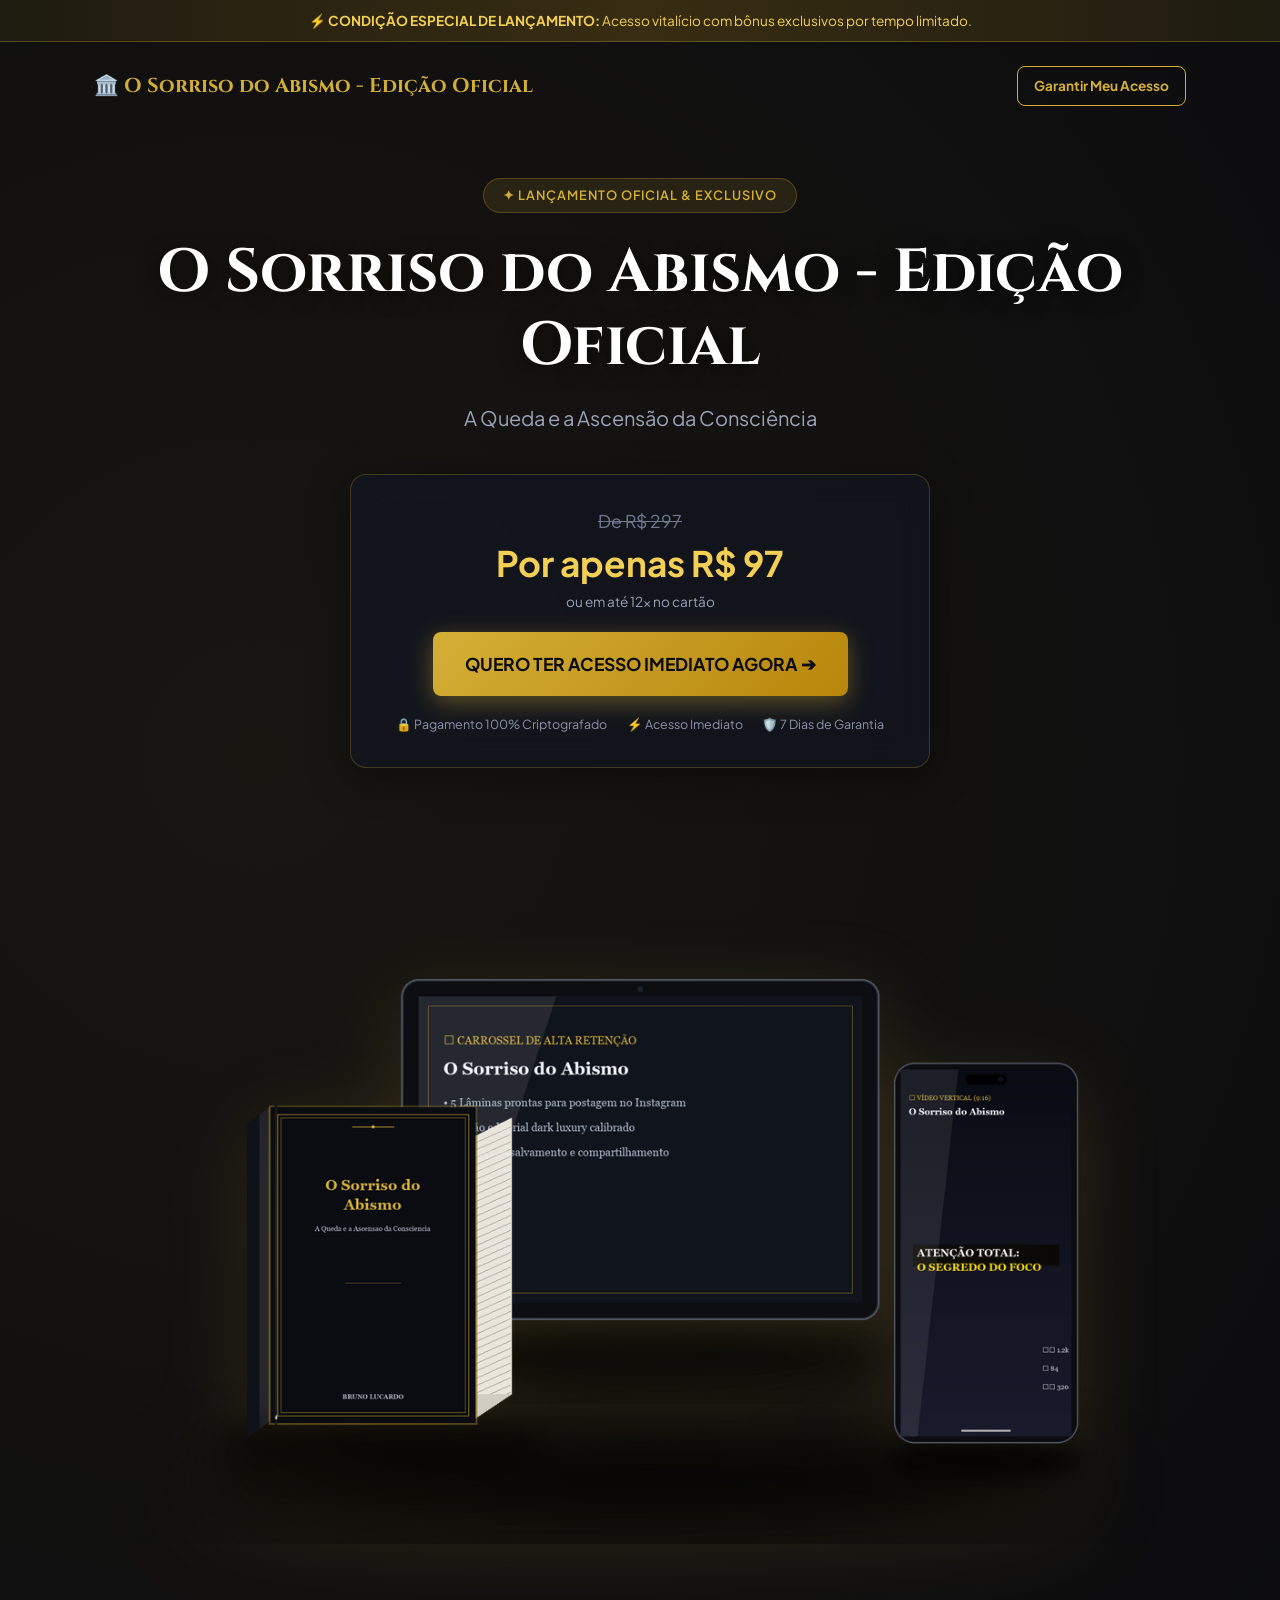
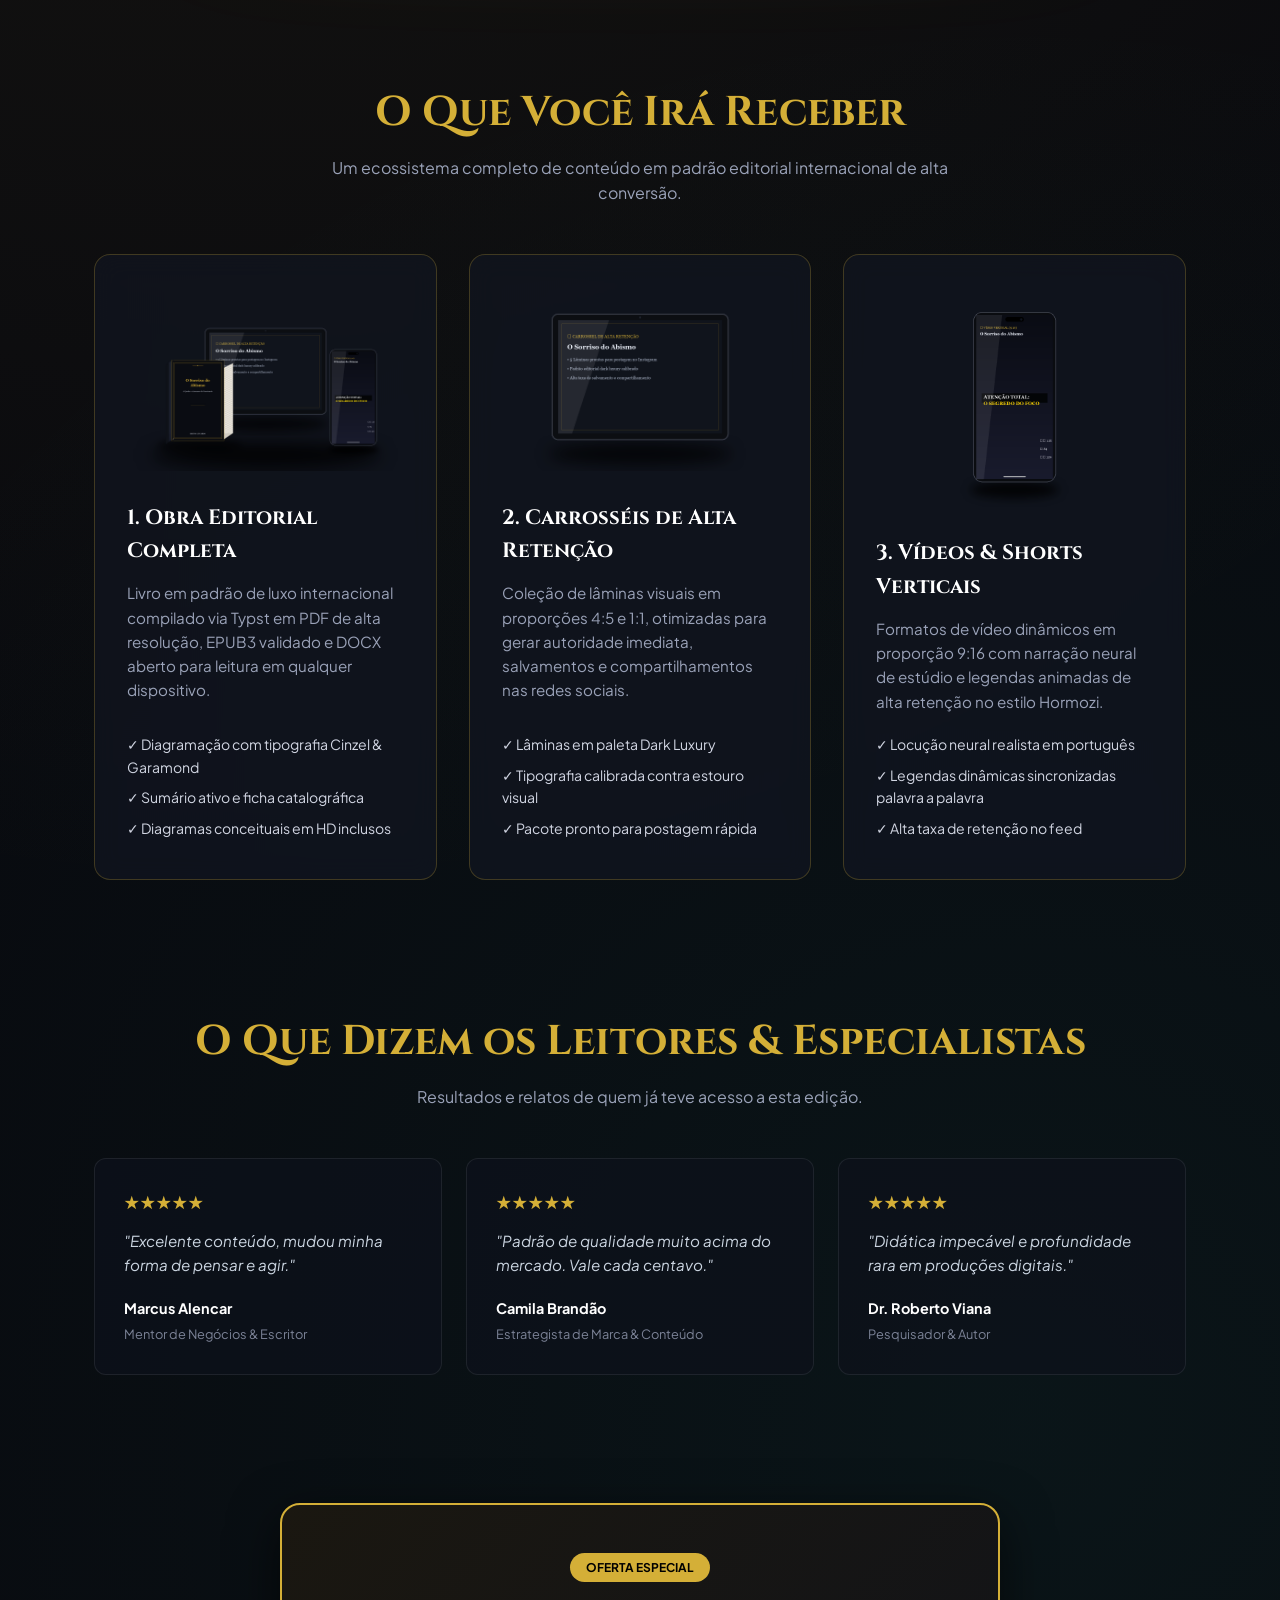
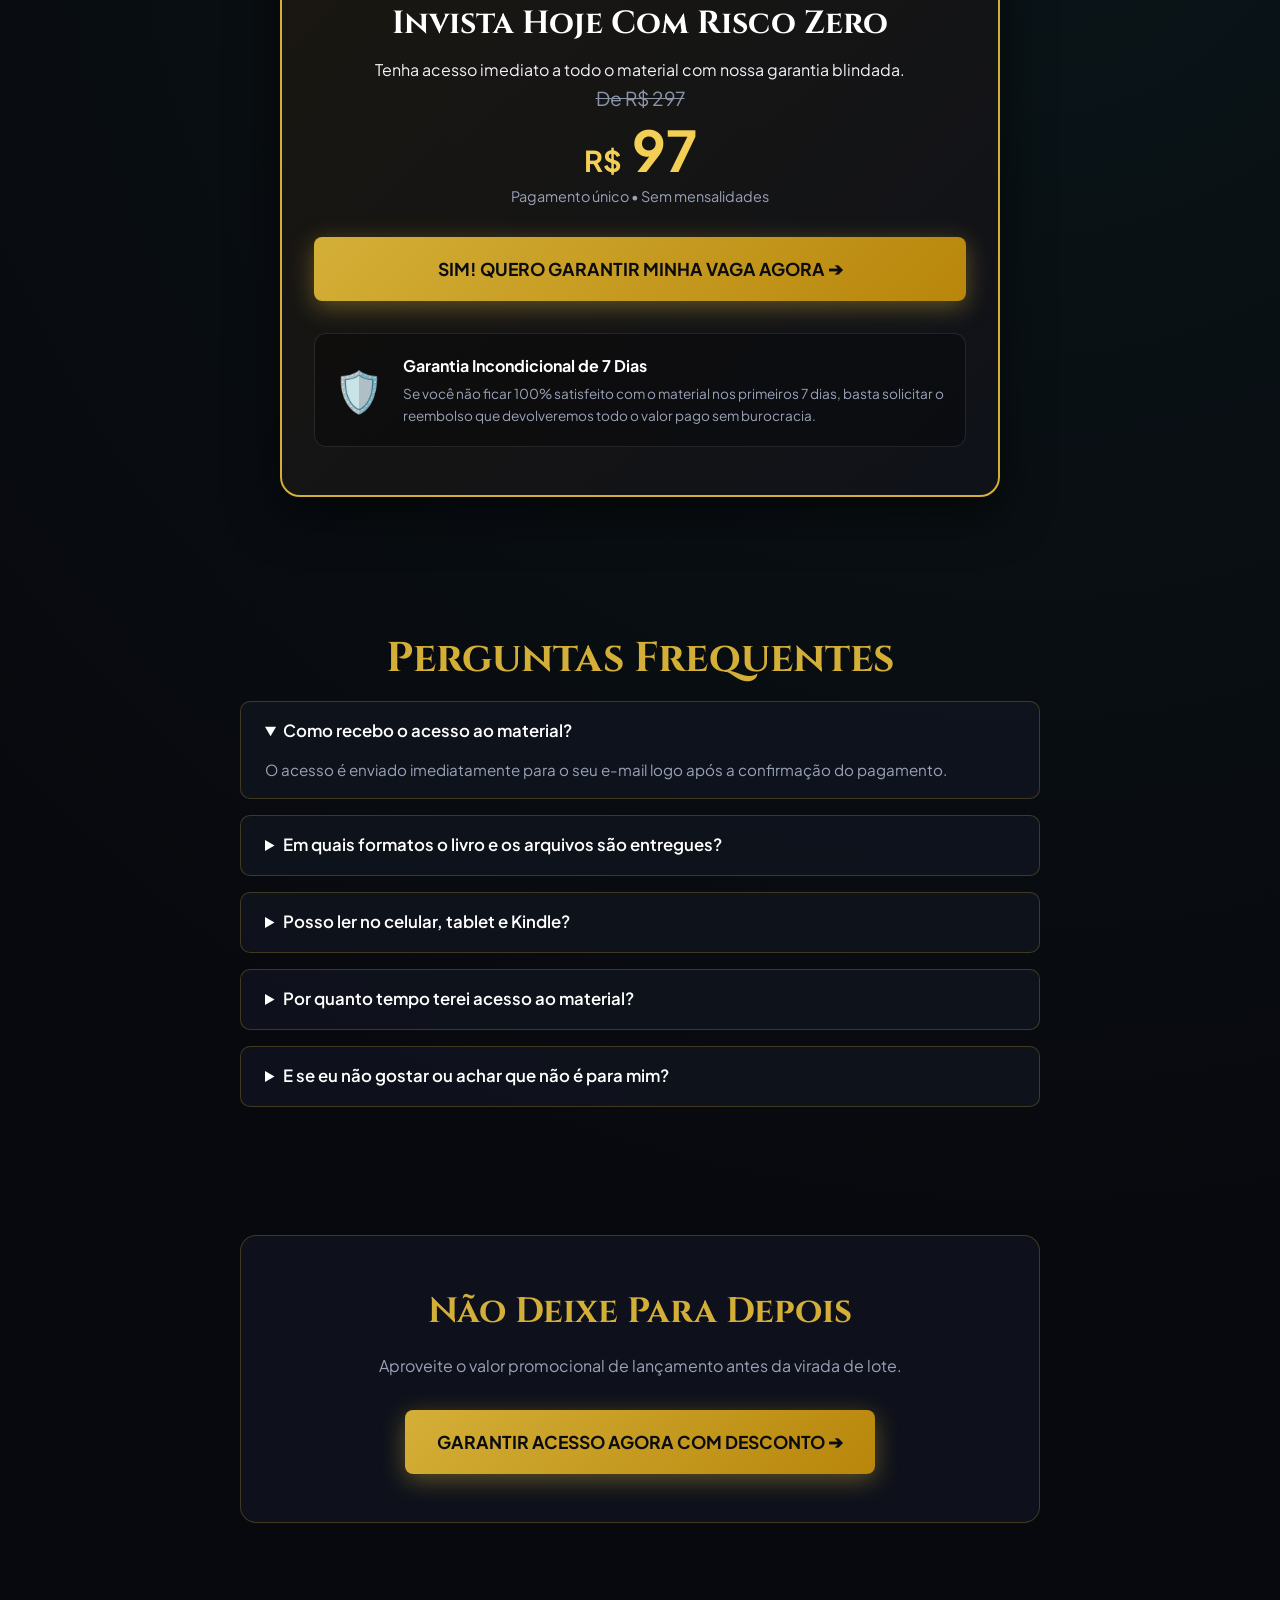
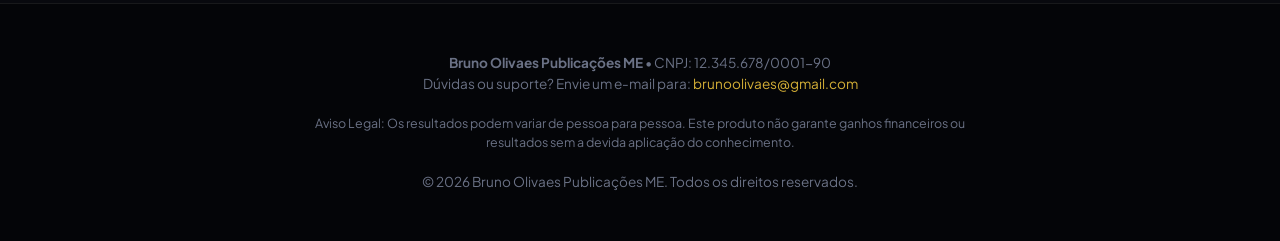
<file: index.html>
<!DOCTYPE html>
<html lang="pt-BR">
<head>
    <meta charset="UTF-8">
    <meta name="viewport" content="width=device-width, initial-scale=1.0">
    <title>O Sorriso do Abismo - Edição Oficial • Edição Oficial</title>
    <link rel="stylesheet" href="styles.css">
    <link href="https://fonts.googleapis.com/css2?family=Cinzel:wght@500;700&family=Plus+Jakarta+Sans:wght@300;400;600;700&display=swap" rel="stylesheet">
</head>
<body>
    <!-- Topo / Barra de Escassez -->
    <div class="top-banner">
        <span>⚡ <strong>CONDIÇÃO ESPECIAL DE LANÇAMENTO:</strong> Acesso vitalício com bônus exclusivos por tempo limitado.</span>
    </div>

    <!-- Navegação -->
    <header class="header container">
        <div class="logo">🏛️ O Sorriso do Abismo - Edição Oficial</div>
        <a href="#oferta" class="btn btn-sm btn-outline">Garantir Meu Acesso</a>
    </header>

    <!-- SEÇÃO HERO -->
    <section class="hero container">
        <div class="hero-badge">✦ LANÇAMENTO OFICIAL & EXCLUSIVO</div>
        <h1 class="hero-title">O Sorriso do Abismo - Edição Oficial</h1>
        <p class="hero-subtitle">A Queda e a Ascensão da Consciência</p>
        
        <div class="hero-cta-box">
            <div class="price-box">
                <span class="price-anchor">De R$ 297</span>
                <span class="price-current">Por apenas <strong>R$ 97</strong></span>
                <span class="price-installments">ou em até 12x no cartão</span>
            </div>
            <a href="https://kiwify.app/exemplo-sorriso-abismo" target="_blank" class="btn btn-hero pulse">
                QUERO TER ACESSO IMEDIATO AGORA ➔
            </a>
            <div class="security-badges">
                <span>🔒 Pagamento 100% Criptografado</span>
                <span>⚡ Acesso Imediato</span>
                <span>🛡️ 7 Dias de Garantia</span>
            </div>
        </div>

        <div class="hero-mockup-wrapper">
            <img src="assets/mockup_hero_combo.png" alt="Mockup do Pacote Completo" class="mockup-img glow-effect">
        </div>
    </section>

    <!-- SEÇÃO O QUE ESTÁ INCLUSO -->
    <section class="incluso container">
        <h2 class="section-title">O Que Você Irá Receber</h2>
        <p class="section-subtitle">Um ecossistema completo de conteúdo em padrão editorial internacional de alta conversão.</p>

        <div class="cards-grid">
            <div class="glass-card">
                <div class="card-img-box">
                    <img src="assets/mockup_hero_combo.png" alt="Livro Editorial" class="card-mockup">
                </div>
                <h3>1. Obra Editorial Completa</h3>
                <p>Livro em padrão de luxo internacional compilado via Typst em PDF de alta resolução, EPUB3 validado e DOCX aberto para leitura em qualquer dispositivo.</p>
                <ul class="check-list">
                    <li>✓ Diagramação com tipografia Cinzel & Garamond</li>
                    <li>✓ Sumário ativo e ficha catalográfica</li>
                    <li>✓ Diagramas conceituais em HD inclusos</li>
                </ul>
            </div>

            <div class="glass-card">
                <div class="card-img-box">
                    <img src="assets/mockup_tablet_3d.png" alt="Carrossel Redes Sociais" class="card-mockup">
                </div>
                <h3>2. Carrosséis de Alta Retenção</h3>
                <p>Coleção de lâminas visuais em proporções 4:5 e 1:1, otimizadas para gerar autoridade imediata, salvamentos e compartilhamentos nas redes sociais.</p>
                <ul class="check-list">
                    <li>✓ Lâminas em paleta Dark Luxury</li>
                    <li>✓ Tipografia calibrada contra estouro visual</li>
                    <li>✓ Pacote pronto para postagem rápida</li>
                </ul>
            </div>

            <div class="glass-card">
                <div class="card-img-box">
                    <img src="assets/mockup_celular_3d.png" alt="Vídeo Reels e Shorts" class="card-mockup">
                </div>
                <h3>3. Vídeos & Shorts Verticais</h3>
                <p>Formatos de vídeo dinâmicos em proporção 9:16 com narração neural de estúdio e legendas animadas de alta retenção no estilo Hormozi.</p>
                <ul class="check-list">
                    <li>✓ Locução neural realista em português</li>
                    <li>✓ Legendas dinâmicas sincronizadas palavra a palavra</li>
                    <li>✓ Alta taxa de retenção no feed</li>
                </ul>
            </div>
        </div>
    </section>

    <!-- PROVA SOCIAL / DEPOIMENTOS -->
    <section class="depoimentos container">
        <h2 class="section-title">O Que Dizem os Leitores & Especialistas</h2>
        <p class="section-subtitle">Resultados e relatos de quem já teve acesso a esta edição.</p>

        <div class="depoimentos-grid">
            <div class="depoimento-card">
                <div class="stars">★★★★★</div>
                <p class="quote">"Excelente conteúdo, mudou minha forma de pensar e agir."</p>
                <div class="author-info">
                    <strong>Marcus Alencar</strong>
                    <span>Mentor de Negócios & Escritor</span>
                </div>
            </div>

            <div class="depoimento-card">
                <div class="stars">★★★★★</div>
                <p class="quote">"Padrão de qualidade muito acima do mercado. Vale cada centavo."</p>
                <div class="author-info">
                    <strong>Camila Brandão</strong>
                    <span>Estrategista de Marca & Conteúdo</span>
                </div>
            </div>

            <div class="depoimento-card">
                <div class="stars">★★★★★</div>
                <p class="quote">"Didática impecável e profundidade rara em produções digitais."</p>
                <div class="author-info">
                    <strong>Dr. Roberto Viana</strong>
                    <span>Pesquisador & Autor</span>
                </div>
            </div>
        </div>
    </section>

    <!-- OFERTA & GARANTIA -->
    <section id="oferta" class="oferta container">
        <div class="oferta-card">
            <div class="oferta-header">
                <span class="badge-gold">OFERTA ESPECIAL</span>
                <h2>Invista Hoje Com Risco Zero</h2>
                <p>Tenha acesso imediato a todo o material com nossa garantia blindada.</p>
            </div>

            <div class="oferta-body">
                <div class="oferta-preco">
                    <span class="de-preco">De R$ 297</span>
                    <div class="por-preco">
                        <span class="cifrao">R$</span>
                        <span class="valor">97</span>
                    </div>
                    <span class="condicao">Pagamento único • Sem mensalidades</span>
                </div>

                <a href="https://kiwify.app/exemplo-sorriso-abismo" target="_blank" class="btn btn-hero btn-block pulse">
                    SIM! QUERO GARANTIR MINHA VAGA AGORA ➔
                </a>

                <div class="garantia-box">
                    <div class="garantia-icone">🛡️</div>
                    <div>
                        <h4>Garantia Incondicional de 7 Dias</h4>
                        <p>Se você não ficar 100% satisfeito com o material nos primeiros 7 dias, basta solicitar o reembolso que devolveremos todo o valor pago sem burocracia.</p>
                    </div>
                </div>
            </div>
        </div>
    </section>

    <!-- PERGUNTAS FREQUENTES (FAQ) -->
    <section class="faq container">
        <h2 class="section-title">Perguntas Frequentes</h2>
        <div class="faq-accordion">
            <details class="faq-item" open>
                <summary>Como recebo o acesso ao material?</summary>
                <p>O acesso é enviado imediatamente para o seu e-mail logo após a confirmação do pagamento.</p>
            </details>
            <details class="faq-item">
                <summary>Em quais formatos o livro e os arquivos são entregues?</summary>
                <p>Você recebe o livro em PDF de alta resolução, EPUB3 para e-readers e DOCX editável.</p>
            </details>
            <details class="faq-item">
                <summary>Posso ler no celular, tablet e Kindle?</summary>
                <p>Sim! Os arquivos são compatíveis com qualquer smartphone, tablet, computador ou leitor Kindle.</p>
            </details>
            <details class="faq-item">
                <summary>Por quanto tempo terei acesso ao material?</summary>
                <p>O acesso é vitalício. Você pode baixar todos os arquivos para o seu dispositivo e guardar para sempre.</p>
            </details>
            <details class="faq-item">
                <summary>E se eu não gostar ou achar que não é para mim?</summary>
                <p>Você conta com 7 dias de garantia incondicional pelo Código de Defesa do Consumidor.</p>
            </details>
        </div>
    </section>

    <!-- CTA FINAL -->
    <section class="cta-final container">
        <div class="cta-box-final">
            <h2>Não Deixe Para Depois</h2>
            <p>Aproveite o valor promocional de lançamento antes da virada de lote.</p>
            <a href="https://kiwify.app/exemplo-sorriso-abismo" target="_blank" class="btn btn-hero">
                GARANTIR ACESSO AGORA COM DESCONTO ➔
            </a>
        </div>
    </section>

    <!-- RODAPÉ LEGAL -->
    <footer class="footer">
        <div class="container footer-content">
            <p><strong>Bruno Olivaes Publicações ME</strong> • CNPJ: 12.345.678/0001-90</p>
            <p>Dúvidas ou suporte? Envie um e-mail para: <a href="mailto:brunoolivaes@gmail.com">brunoolivaes@gmail.com</a></p>
            <p class="legal-disclaimer">
                Aviso Legal: Os resultados podem variar de pessoa para pessoa. Este produto não garante ganhos financeiros ou resultados sem a devida aplicação do conhecimento.
            </p>
            <p class="copyright">© 2026 Bruno Olivaes Publicações ME. Todos os direitos reservados.</p>
        </div>
    </footer>

    <script src="script.js"></script>
</body>
</html>
</file>
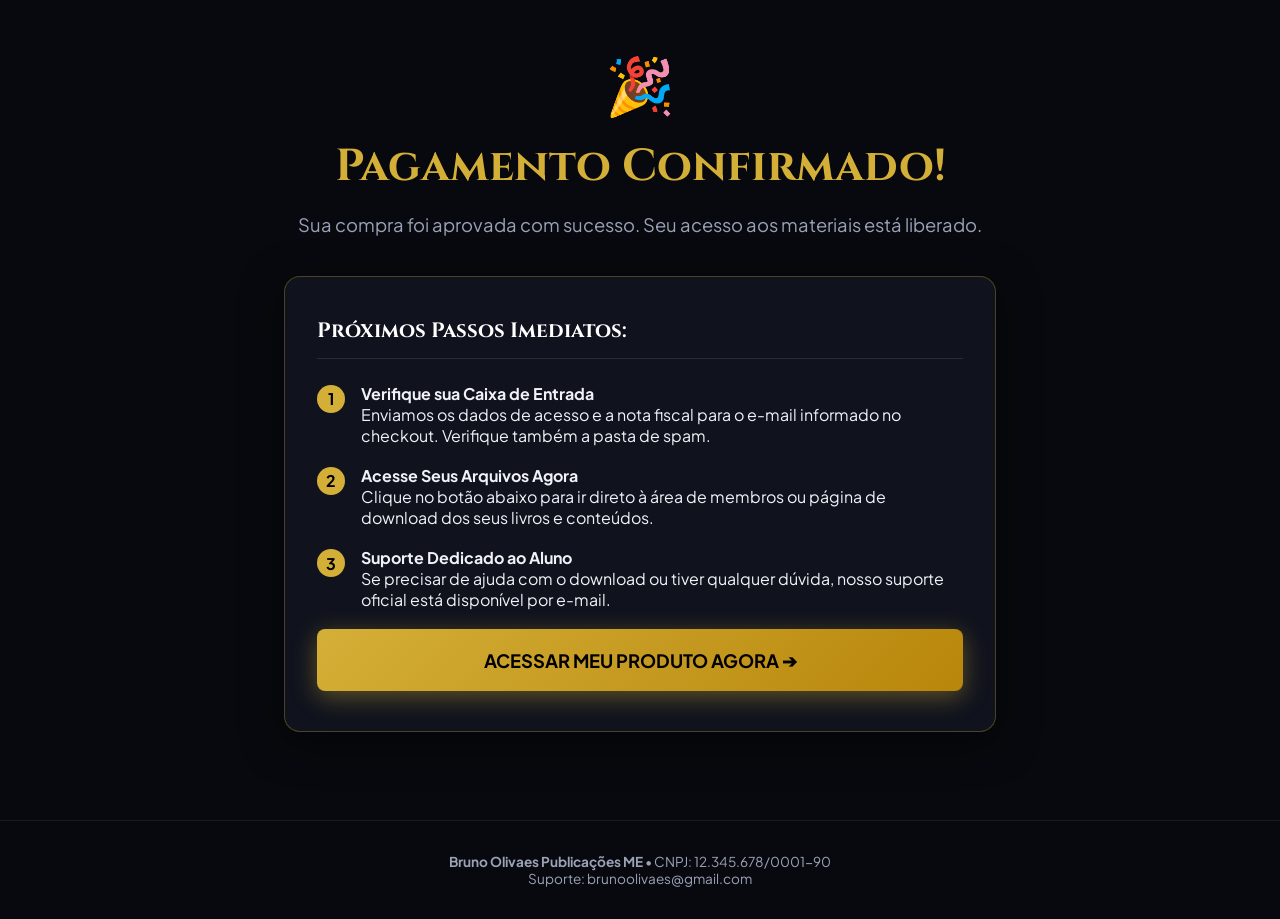
<file: obrigado/index.html>
<!DOCTYPE html>
<html lang="pt-BR">
<head>
    <meta charset="UTF-8">
    <meta name="viewport" content="width=device-width, initial-scale=1.0">
    <title>Parabéns! • Acesso Confirmado</title>
    <link href="https://fonts.googleapis.com/css2?family=Cinzel:wght@700&family=Plus+Jakarta+Sans:wght@400;600;700&display=swap" rel="stylesheet">
    <style>
        :root {
            --bg: #08090e;
            --surface: rgba(18, 22, 34, 0.85);
            --gold: #d4af37;
            --text: #f0f2f8;
            --muted: #9aa2b8;
        }
        * { margin: 0; padding: 0; box-sizing: border-box; }
        body {
            background: var(--bg);
            color: var(--text);
            font-family: 'Plus Jakarta Sans', sans-serif;
            min-height: 100vh;
            display: flex;
            flex-direction: column;
            justify-content: space-between;
        }
        .container { max-width: 760px; margin: 0 auto; padding: 3rem 1.5rem; text-align: center; }
        .success-badge {
            display: inline-block;
            font-size: 3.5rem;
            margin-bottom: 1rem;
            animation: bounce 1s infinite alternate;
        }
        @keyframes bounce { from { transform: translateY(0); } to { transform: translateY(-8px); } }
        h1 {
            font-family: 'Cinzel', serif;
            font-size: clamp(2rem, 4vw, 2.8rem);
            color: var(--gold);
            margin-bottom: 1rem;
        }
        .subtitle {
            font-size: 1.15rem;
            color: var(--muted);
            margin-bottom: 2.5rem;
        }
        .card {
            background: var(--surface);
            border: 1px solid rgba(212, 175, 55, 0.3);
            border-radius: 16px;
            padding: 2.5rem 2rem;
            text-align: left;
            margin-bottom: 2.5rem;
            box-shadow: 0 10px 40px rgba(0, 0, 0, 0.5);
        }
        .card h2 {
            font-family: 'Cinzel', serif;
            font-size: 1.3rem;
            color: #fff;
            margin-bottom: 1.5rem;
            border-bottom: 1px solid rgba(255, 255, 255, 0.1);
            padding-bottom: 0.8rem;
        }
        .steps { list-style: none; }
        .steps li {
            display: flex;
            align-items: flex-start;
            gap: 1rem;
            margin-bottom: 1.2rem;
            font-size: 1rem;
        }
        .step-num {
            background: var(--gold);
            color: #000;
            width: 28px;
            height: 28px;
            border-radius: 50%;
            display: flex;
            align-items: center;
            justify-content: center;
            font-weight: 700;
            flex-shrink: 0;
            margin-top: 2px;
        }
        .btn {
            display: block;
            background: linear-gradient(135deg, #d4af37, #b8860b);
            color: #000;
            text-decoration: none;
            padding: 1.2rem 2rem;
            border-radius: 8px;
            font-weight: 700;
            font-size: 1.15rem;
            text-align: center;
            box-shadow: 0 6px 25px rgba(212, 175, 55, 0.4);
            transition: transform 0.2s;
        }
        .btn:hover { transform: translateY(-2px); }
        .footer {
            border-top: 1px solid rgba(255, 255, 255, 0.08);
            padding: 2rem 1.5rem;
            text-align: center;
            font-size: 0.85rem;
            color: var(--muted);
        }
    </style>
</head>
<body>
    <div class="container">
        <div class="success-badge">🎉</div>
        <h1>Pagamento Confirmado!</h1>
        <p class="subtitle">Sua compra foi aprovada com sucesso. Seu acesso aos materiais está liberado.</p>

        <div class="card">
            <h2>Próximos Passos Imediatos:</h2>
            <ul class="steps">
                <li>
                    <span class="step-num">1</span>
                    <div>
                        <strong>Verifique sua Caixa de Entrada</strong><br>
                        Enviamos os dados de acesso e a nota fiscal para o e-mail informado no checkout. Verifique também a pasta de spam.
                    </div>
                </li>
                <li>
                    <span class="step-num">2</span>
                    <div>
                        <strong>Acesse Seus Arquivos Agora</strong><br>
                        Clique no botão abaixo para ir direto à área de membros ou página de download dos seus livros e conteúdos.
                    </div>
                </li>
                <li>
                    <span class="step-num">3</span>
                    <div>
                        <strong>Suporte Dedicado ao Aluno</strong><br>
                        Se precisar de ajuda com o download ou tiver qualquer dúvida, nosso suporte oficial está disponível por e-mail.
                    </div>
                </li>
            </ul>

            <a href="https://kiwify.app/exemplo-sorriso-abismo" target="_blank" class="btn">
                ACESSAR MEU PRODUTO AGORA ➔
            </a>
        </div>
    </div>

    <footer class="footer">
        <p><strong>Bruno Olivaes Publicações ME</strong> • CNPJ: 12.345.678/0001-90</p>
        <p>Suporte: brunoolivaes@gmail.com</p>
    </footer>
</body>
</html>
</file>
<file: styles.css>
/* Glassmorphism Dark Luxury - styles.css */
:root {
    --bg-base: #08090e;
    --bg-surface: rgba(18, 22, 34, 0.7);
    --border-glass: rgba(212, 175, 55, 0.25);
    --gold: #d4af37;
    --gold-bright: #f3cf55;
    --text-primary: #f0f2f8;
    --text-secondary: #9aa2b8;
    --accent: #2dd4bf;
    --font-heading: 'Cinzel', serif;
    --font-body: 'Plus Jakarta Sans', sans-serif;
}

* {
    margin: 0;
    padding: 0;
    box-sizing: border-box;
}

body {
    background-color: var(--bg-base);
    background-image: 
        radial-gradient(circle at 20% 15%, rgba(212, 175, 55, 0.08) 0%, transparent 40%),
        radial-gradient(circle at 80% 60%, rgba(45, 212, 191, 0.06) 0%, transparent 45%);
    color: var(--text-primary);
    font-family: var(--font-body);
    line-height: 1.6;
    overflow-x: hidden;
}

.container {
    max-width: 1140px;
    margin: 0 auto;
    padding: 0 1.5rem;
}

.top-banner {
    background: linear-gradient(90deg, #1e1b10, #382d12, #1e1b10);
    border-bottom: 1px solid rgba(212, 175, 55, 0.3);
    color: var(--gold-bright);
    text-align: center;
    padding: 0.6rem 1rem;
    font-size: 0.85rem;
}

.header {
    display: flex;
    justify-content: space-between;
    align-items: center;
    padding: 1.5rem 1.5rem;
}

.logo {
    font-family: var(--font-heading);
    font-size: 1.25rem;
    color: var(--gold);
    font-weight: 700;
}

/* HERO */
.hero {
    text-align: center;
    padding: 3rem 1.5rem 4rem;
}

.hero-badge {
    display: inline-block;
    padding: 0.4rem 1.2rem;
    background: rgba(212, 175, 55, 0.12);
    border: 1px solid var(--border-glass);
    border-radius: 30px;
    color: var(--gold);
    font-size: 0.8rem;
    font-weight: 600;
    letter-spacing: 1px;
    margin-bottom: 1.5rem;
}

.hero-title {
    font-family: var(--font-heading);
    font-size: clamp(2.2rem, 5vw, 3.8rem);
    color: #fff;
    line-height: 1.2;
    margin-bottom: 1.2rem;
    text-shadow: 0 4px 20px rgba(0, 0, 0, 0.6);
}

.hero-subtitle {
    font-size: clamp(1rem, 2vw, 1.25rem);
    color: var(--text-secondary);
    max-width: 780px;
    margin: 0 auto 2.5rem;
}

.hero-cta-box {
    background: var(--bg-surface);
    backdrop-filter: blur(16px);
    border: 1px solid var(--border-glass);
    border-radius: 16px;
    padding: 2rem;
    max-width: 580px;
    margin: 0 auto 3rem;
    box-shadow: 0 10px 40px rgba(0, 0, 0, 0.4);
}

.price-box {
    margin-bottom: 1.2rem;
}

.price-anchor {
    display: block;
    text-decoration: line-through;
    color: #71788e;
    font-size: 1.1rem;
}

.price-current {
    display: block;
    font-size: 2.2rem;
    color: var(--gold-bright);
    font-weight: 700;
}

.price-installments {
    display: block;
    color: var(--text-secondary);
    font-size: 0.85rem;
}

.btn {
    display: inline-block;
    text-decoration: none;
    font-weight: 700;
    border-radius: 8px;
    cursor: pointer;
    transition: all 0.3s ease;
    text-align: center;
}

.btn-hero {
    background: linear-gradient(135deg, #d4af37, #b8860b);
    color: #0b0c10;
    padding: 1.1rem 2rem;
    font-size: 1.1rem;
    border: none;
    box-shadow: 0 6px 25px rgba(212, 175, 55, 0.4);
}

.btn-hero:hover {
    transform: translateY(-2px);
    box-shadow: 0 10px 30px rgba(212, 175, 55, 0.6);
}

.btn-block {
    width: 100%;
}

.btn-sm {
    padding: 0.5rem 1rem;
    font-size: 0.85rem;
}

.btn-outline {
    border: 1px solid var(--gold);
    color: var(--gold);
    background: transparent;
}

.btn-outline:hover {
    background: var(--gold);
    color: #000;
}

.pulse {
    animation: pulse-glow 2s infinite;
}

@keyframes pulse-glow {
    0% { transform: scale(1); }
    50% { transform: scale(1.02); }
    100% { transform: scale(1); }
}

.security-badges {
    display: flex;
    justify-content: center;
    gap: 1.2rem;
    margin-top: 1.2rem;
    font-size: 0.78rem;
    color: #8c94a9;
    flex-wrap: wrap;
}

.hero-mockup-wrapper {
    margin-top: 2rem;
    position: relative;
}

.mockup-img {
    max-width: 100%;
    height: auto;
    border-radius: 12px;
}

.glow-effect {
    filter: drop-shadow(0 20px 40px rgba(212, 175, 55, 0.15));
}

/* CARDS */
.section-title {
    font-family: var(--font-heading);
    text-align: center;
    font-size: clamp(1.8rem, 3.5vw, 2.6rem);
    color: var(--gold);
    margin-bottom: 0.6rem;
}

.section-subtitle {
    text-align: center;
    color: var(--text-secondary);
    max-width: 650px;
    margin: 0 auto 3rem;
}

.incluso {
    padding: 4rem 1.5rem;
}

.cards-grid {
    display: grid;
    grid-template-columns: repeat(auto-fit, minmax(300px, 1fr));
    gap: 2rem;
}

.glass-card {
    background: var(--bg-surface);
    backdrop-filter: blur(12px);
    border: 1px solid var(--border-glass);
    border-radius: 16px;
    padding: 2rem;
    display: flex;
    flex-direction: column;
    transition: transform 0.3s ease;
}

.glass-card:hover {
    transform: translateY(-5px);
    border-color: rgba(212, 175, 55, 0.5);
}

.card-img-box {
    text-align: center;
    margin-bottom: 1.5rem;
}

.card-mockup {
    max-width: 100%;
    max-height: 220px;
    object-fit: contain;
}

.glass-card h3 {
    font-family: var(--font-heading);
    color: #fff;
    margin-bottom: 0.8rem;
    font-size: 1.3rem;
}

.glass-card p {
    color: var(--text-secondary);
    font-size: 0.95rem;
    margin-bottom: 1.2rem;
    flex-grow: 1;
}

.check-list {
    list-style: none;
    font-size: 0.88rem;
    color: #d1d5e2;
}

.check-list li {
    margin-bottom: 0.5rem;
}

/* DEPOIMENTOS */
.depoimentos {
    padding: 4rem 1.5rem;
}

.depoimentos-grid {
    display: grid;
    grid-template-columns: repeat(auto-fit, minmax(280px, 1fr));
    gap: 1.5rem;
}

.depoimento-card {
    background: rgba(14, 18, 28, 0.7);
    border: 1px solid rgba(255, 255, 255, 0.08);
    border-radius: 12px;
    padding: 1.8rem;
}

.stars {
    color: var(--gold);
    margin-bottom: 0.8rem;
    font-size: 1.1rem;
}

.quote {
    font-style: italic;
    color: #cbd5e1;
    font-size: 0.95rem;
    margin-bottom: 1.2rem;
}

.author-info strong {
    display: block;
    color: #fff;
    font-size: 0.9rem;
}

.author-info span {
    color: #7b8296;
    font-size: 0.8rem;
}

/* OFERTA */
.oferta {
    padding: 4rem 1.5rem;
}

.oferta-card {
    background: linear-gradient(135deg, rgba(28, 24, 16, 0.9), rgba(16, 18, 26, 0.95));
    border: 2px solid var(--gold);
    border-radius: 20px;
    padding: 3rem 2rem;
    max-width: 720px;
    margin: 0 auto;
    text-align: center;
    box-shadow: 0 15px 50px rgba(0, 0, 0, 0.6);
}

.badge-gold {
    display: inline-block;
    padding: 0.3rem 1rem;
    background: var(--gold);
    color: #000;
    font-weight: 700;
    font-size: 0.75rem;
    border-radius: 20px;
    margin-bottom: 1rem;
}

.oferta-header h2 {
    font-family: var(--font-heading);
    font-size: 2rem;
    color: #fff;
    margin-bottom: 0.5rem;
}

.de-preco {
    text-decoration: line-through;
    color: #8c94a9;
    font-size: 1.2rem;
}

.por-preco {
    font-size: 3.5rem;
    color: var(--gold-bright);
    font-weight: 700;
    line-height: 1;
    margin: 0.5rem 0;
}

.por-preco .cifrao {
    font-size: 1.8rem;
}

.condicao {
    display: block;
    color: var(--text-secondary);
    font-size: 0.9rem;
    margin-bottom: 1.8rem;
}

.garantia-box {
    display: flex;
    align-items: center;
    gap: 1.2rem;
    background: rgba(0, 0, 0, 0.3);
    border: 1px solid rgba(255, 255, 255, 0.1);
    border-radius: 12px;
    padding: 1.2rem;
    margin-top: 2rem;
    text-align: left;
}

.garantia-icone {
    font-size: 2.5rem;
}

.garantia-box h4 {
    color: #fff;
    margin-bottom: 0.3rem;
}

.garantia-box p {
    color: #9aa2b8;
    font-size: 0.85rem;
}

/* FAQ */
.faq {
    padding: 4rem 1.5rem;
}

.faq-accordion {
    max-width: 800px;
    margin: 0 auto;
}

.faq-item {
    background: var(--bg-surface);
    border: 1px solid var(--border-glass);
    border-radius: 10px;
    margin-bottom: 1rem;
    padding: 1rem 1.5rem;
}

.faq-item summary {
    font-weight: 600;
    color: #fff;
    cursor: pointer;
    font-size: 1.05rem;
}

.faq-item p {
    margin-top: 0.8rem;
    color: var(--text-secondary);
    font-size: 0.95rem;
}

/* CTA FINAL */
.cta-final {
    padding: 3rem 1.5rem 5rem;
    text-align: center;
}

.cta-box-final {
    background: var(--bg-surface);
    border: 1px solid var(--border-glass);
    border-radius: 16px;
    padding: 3rem 2rem;
    max-width: 800px;
    margin: 0 auto;
}

.cta-box-final h2 {
    font-family: var(--font-heading);
    color: var(--gold);
    font-size: 2.2rem;
    margin-bottom: 0.8rem;
}

.cta-box-final p {
    color: var(--text-secondary);
    margin-bottom: 2rem;
}

/* FOOTER */
.footer {
    border-top: 1px solid rgba(255, 255, 255, 0.08);
    background: #040508;
    padding: 3rem 1.5rem;
    text-align: center;
    font-size: 0.85rem;
    color: #6a7185;
}

.footer a {
    color: var(--gold);
    text-decoration: none;
}

.legal-disclaimer {
    max-width: 700px;
    margin: 1.2rem auto;
    font-size: 0.78rem;
    line-height: 1.5;
}

.copyright {
    margin-top: 1rem;
}
</file>
